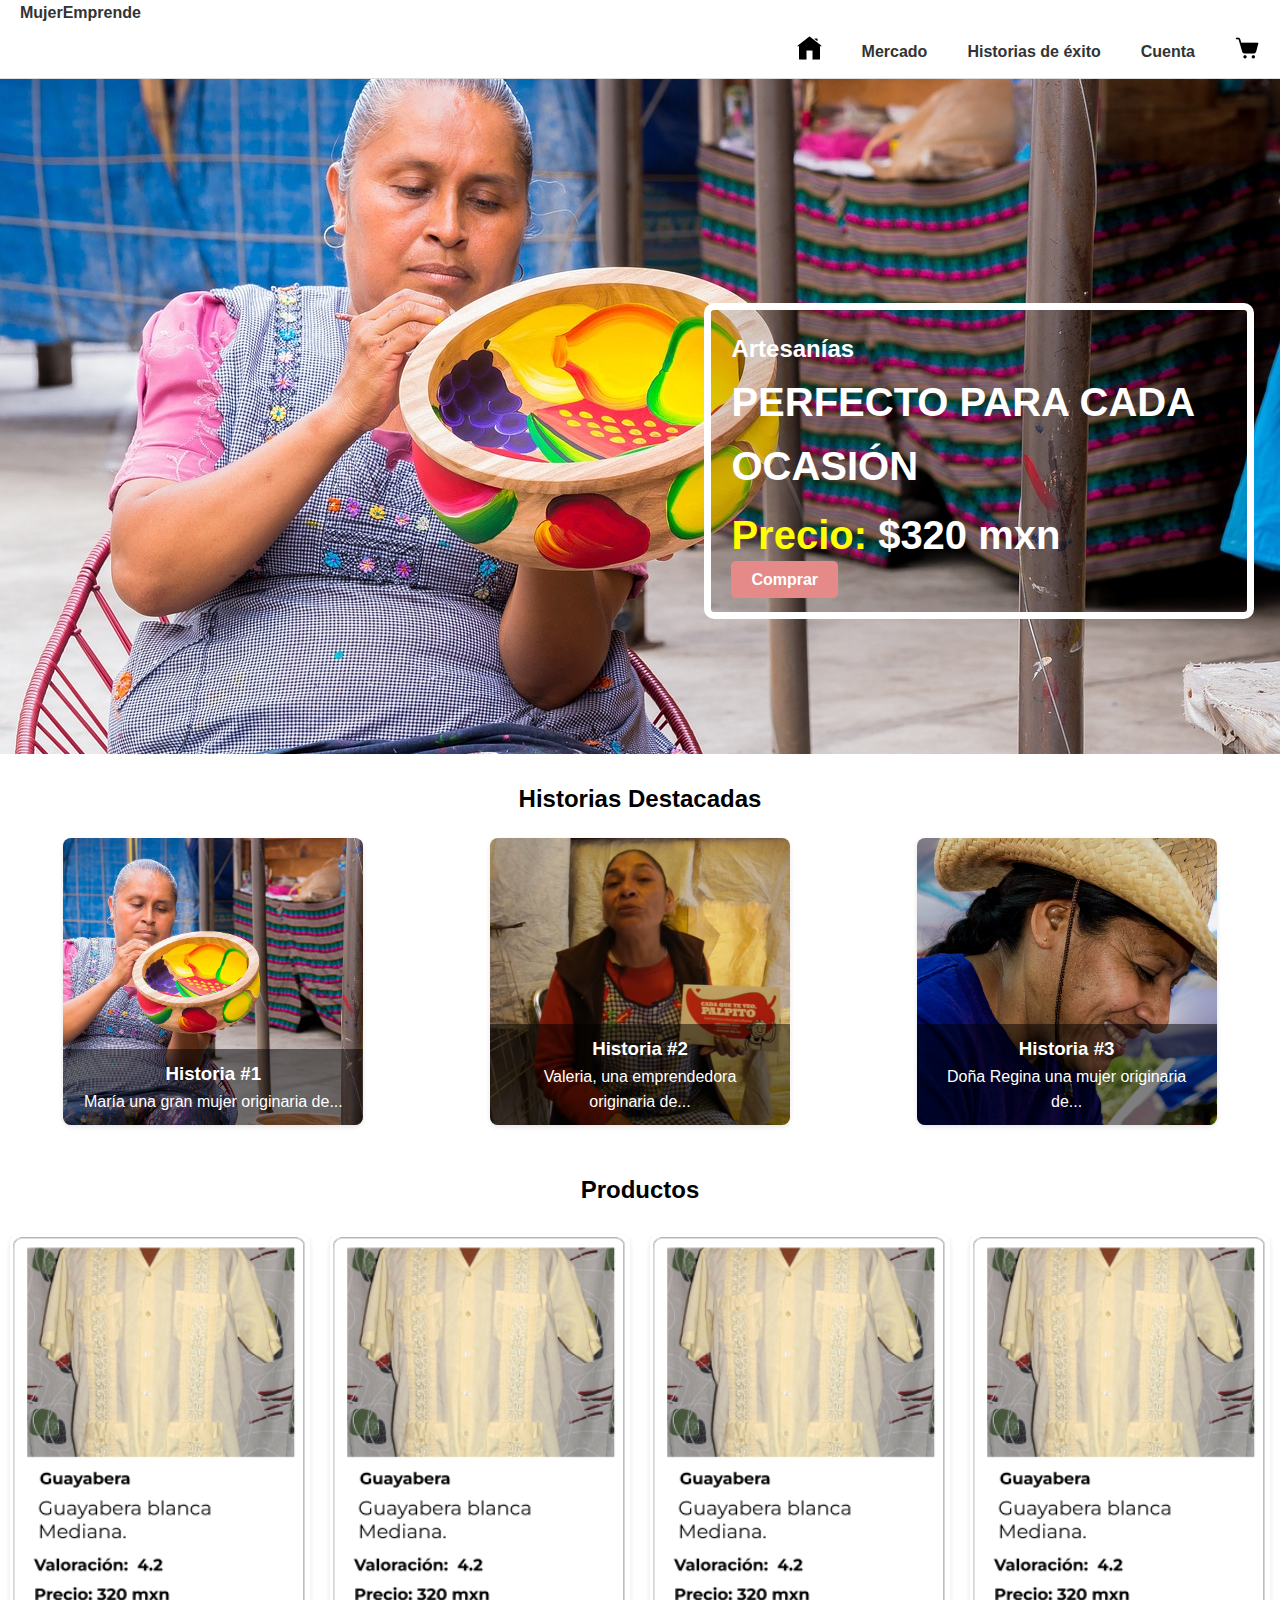
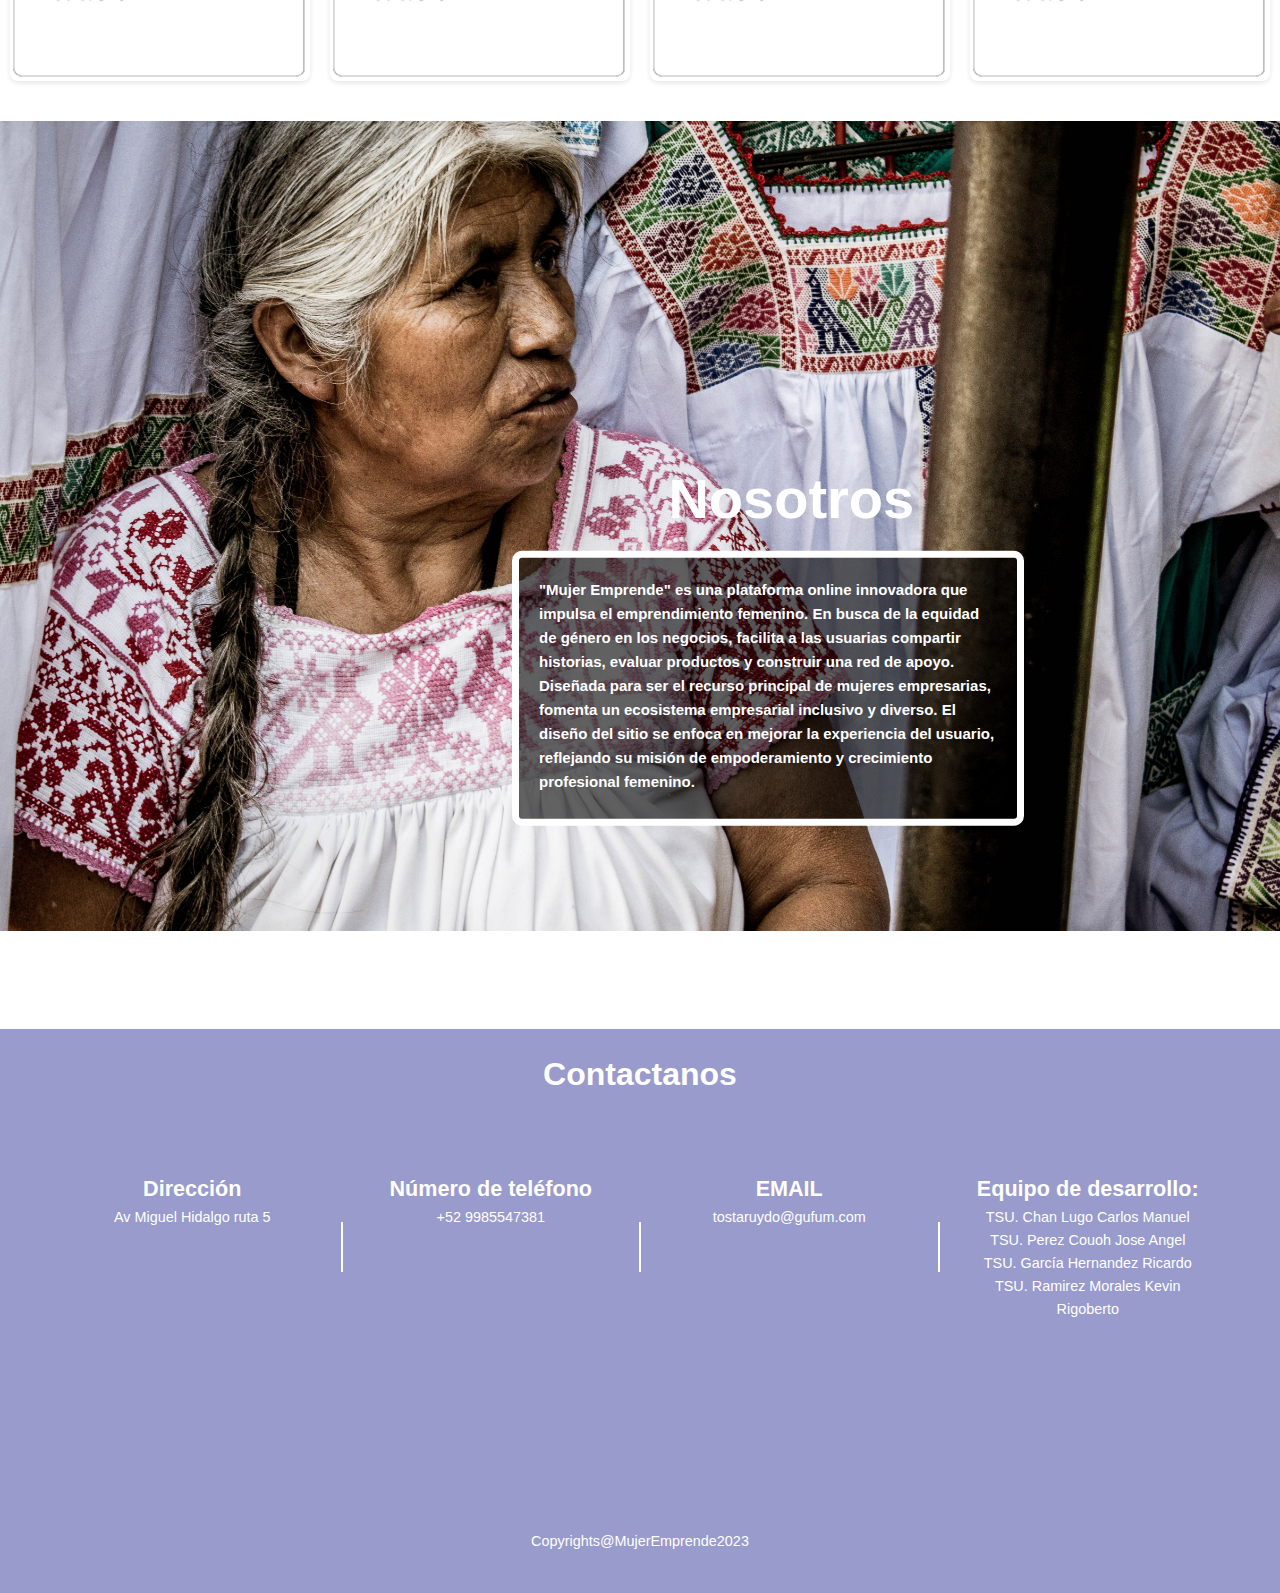
<file: index.html>
<!DOCTYPE html>
<html lang="en">

<head>
    <meta charset="UTF-8" />
    <meta http-equiv="X-UA-Compatible" content="IE=edge" />
    <meta name="viewport" content="width=device-width, initial-scale=1.0" />
    <link rel="stylesheet" href="css/Styles.css" />
    <link rel="stylesheet" href="css/main.css">
    <link rel="stylesheet" href="css/nosotros.css">
    <link rel="preconnect" href="https://fonts.googleapis.com" />
    <link rel="preconnect" href="https://fonts.gstatic.com" crossorigin />
    <link href="https://fonts.googleapis.com/css2?family=Holtwood+One+SC&display=swap" rel="stylesheet" />
    <title>Mujer Emprende</title>

</head>

<body>
    <header>
        <nav>
            <div class="logo">
                <a href="index.html">MujerEmprende</a>
            </div>
            <ul class="nav-list">
                <li><a href="index.html"><img src="./Assets/Icons/Icono_home.png" alt="Inicio" /></a></li>
                <li><a href="./Views/Public/Mercado.php">Mercado</a></li>
                <li><a href="./Views/Public/Historias_exito.php">Historias de éxito</a></li>
                <li><a href="./Views/Public/Cuenta.php">Cuenta</a></li>
                <li><a href="./Views/Public/Carrito.php"><img src="./Assets/Icons/Icono_carrito.png"
                            alt="Carrito" /></a></li>
            </ul>
        </nav>
    </header>



    <main>
        <section class="inicio">
            <div class="banner-container">
                <img src="./Assets/Img/mujer emprende/inicio.jpg" alt="Artesanías" class="banner-image">
                <div class="banner-text">
                    <h2>Artesanías</h2>
                    <p>PERFECTO PARA CADA OCASIÓN</p>
                    <div class="banner-price-action">
                        <span class="price"><span class="precio">Precio:</span> $320 mxn</span>
                        <br>
                        <a href="./Views/Public/Mercado.php" class="boton-comprar2">Comprar</a>
                    </div>
                </div>
            </div>
        </section>
<br>

        <section class="historias-unicas">
            <h2>Historias Destacadas</h2>
            <div class="card-container-unicas">
                <div class="card-historia-1">
                    <img src="./Assets/Img/mujer emprende/inicio.jpg" alt="Historia 1">
                    
                    <a href="./Views/Public/Historias_exito.php" class=""><div class="card-body-unico">
                        <h3>Historia #1</h3>
                        <p>María una gran mujer originaria de...</p>
                    </div></a>
                </div>
                <div class="card-historia-2">
                    <img src="./Assets/Img/mujer emprende/historias/tepito.png" alt="Historia 2">
                    
                    <a href="./Views/Public/Historias_exito.php" class=""><div class="card-body-unico">
                        <h3>Historia #2</h3>
                        <p>Valeria, una emprendedora originaria de...</p>
                    </div></a>
                </div>
                <div class="card-historia-3">
                    <img src="./Assets/Img/mujer emprende/historias/pexels-terry-agar-7119599.jpg" alt="Historia 3">
                    
                    <a href="./Views/Public/Historias_exito.php" class="">
                        <div class="card-body-unico">
                        <h3>Historia #3</h3>
                        <p>Doña Regina una mujer originaria de...</p>
                    </div>
                    </a>
                </div>
            </div>
        </section>

<br>
        <!-- productos  -->
        <section class="productos">
            <h2>Productos</h2>
            <br>
            <div class="card-container">
                <!-- Producto 1 -->
                <!-- Producto 1 -->
                <div class="card">
                    <div class="card-body"><a href="./Views/Public/Mercado.php" class="boton-comprar"><img
                                src="./Assets/Img/Producto_guayabera.png" alt="Guayabera" /> </a>
                        <!--  <h3>Guayabera</h3>
                        <p>Guayabera blanca Mediana. Valoración: 4.2</p>
                        <p>Precio: 320 mxn</p>
                        <a href="./Views/Public/Mercado.php" class="boton-comprar">Comprar</a> -->
                    </div>
                </div>
                <!-- Producto 2 -->
                <!-- Producto 1 -->
                <!-- Producto 1 -->
                <div class="card">
                    <div class="card-body"><a href="./Views/Public/Mercado.php" class="boton-comprar"><img
                                src="./Assets/Img/Producto_guayabera.png" alt="Guayabera" /> </a>
                        <!--  <h3>Guayabera</h3>
                    <p>Guayabera blanca Mediana. Valoración: 4.2</p>
                    <p>Precio: 320 mxn</p>
                    <a href="./Views/Public/Mercado.php" class="boton-comprar">Comprar</a> -->
                    </div>
                </div>

                <!-- Producto 1 -->
                <div class="card">
                    <div class="card-body"><a href="./Views/Public/Mercado.php" class="boton-comprar"><img
                                src="./Assets/Img/Producto_guayabera.png" alt="Guayabera" /> </a>
                        <!--  <h3>Guayabera</h3>
                        <p>Guayabera blanca Mediana. Valoración: 4.2</p>
                        <p>Precio: 320 mxn</p>
                        <a href="./Views/Public/Mercado.php" class="boton-comprar">Comprar</a> -->
                    </div>
                </div>

                <!-- Producto 1 -->
                <div class="card">
                    <div class="card-body"><a href="./Views/Public/Mercado.php" class="boton-comprar"><img
                                src="./Assets/Img/Producto_guayabera.png" alt="Guayabera" /> </a>
                        <!--  <h3>Guayabera</h3>
                        <p>Guayabera blanca Mediana. Valoración: 4.2</p>
                        <p>Precio: 320 mxn</p>
                        <a href="./Views/Public/Mercado.php" class="boton-comprar">Comprar</a> -->
                    </div>
                </div>

                <!-- Repetir estructura de 'div' con la clase 'card' para otros productos -->
            </div>
        </section>
        <!-- nosotros -->
        <section class="nosotros">
            <div class="nosotros-container">
                <img src="./Assets/Img/mujer emprende/portada.jpg" alt="Nosotros" class="nosotros-imagen" />
                <div class="nosotros-texto">
                    <h2>Nosotros</h2>
                    <p>"Mujer Emprende" es una plataforma online innovadora que impulsa el emprendimiento femenino. En
                        busca de la equidad de género en los negocios, facilita a las usuarias compartir historias,
                        evaluar productos y construir una red de apoyo. Diseñada para ser el recurso principal de
                        mujeres empresarias, fomenta un ecosistema empresarial inclusivo y diverso. El diseño del sitio
                        se enfoca en mejorar la experiencia del usuario, reflejando su misión de empoderamiento y
                        crecimiento profesional femenino.</p>
                </div>
            </div>
        </section>

    </main>
    <br style="height: 10%; margin: 0; padding: 0;"> <!-- Salto de línea de 1 pulgada -->
    <footer>
        <div class="footer-top">
            <h1>Contactanos</h1>
        </div>
        <div class="footer-content">
            <div class="footer-section">
                <h2>Dirección</h2>
                <p>Av Miguel Hidalgo ruta 5</p>
            </div>
            <!-- Asegúrate de que los "footer-divider" estén entre las secciones -->
            <div class="footer-divider"></div>
            <div class="footer-section">
                <h2>Número de teléfono</h2>
                <p>+52 9985547381</p>
            </div>
            <div class="footer-divider"></div>
            <div class="footer-section">
                <h2>EMAIL</h2>
                <p>tostaruydo@gufum.com</p>
            </div>
            <div class="footer-divider"></div>
            <div class="footer-section">
                <h2>Equipo de desarrollo:</h2>
                <p>TSU. Chan Lugo Carlos Manuel</p>
                <p>TSU. Perez Couoh Jose Angel</p>
                <p>TSU. García Hernandez Ricardo</p>
                <p>TSU. Ramirez Morales Kevin Rigoberto</p>
            </div>
        </div>
        <div class="footer-bottom">
            <a href="ruta-a-tu-pagina-de-condiciones.html" class="conditions-link">Copyrights@MujerEmprende2023</a>
        </div>
    </footer>




</body>

</html>
</file>
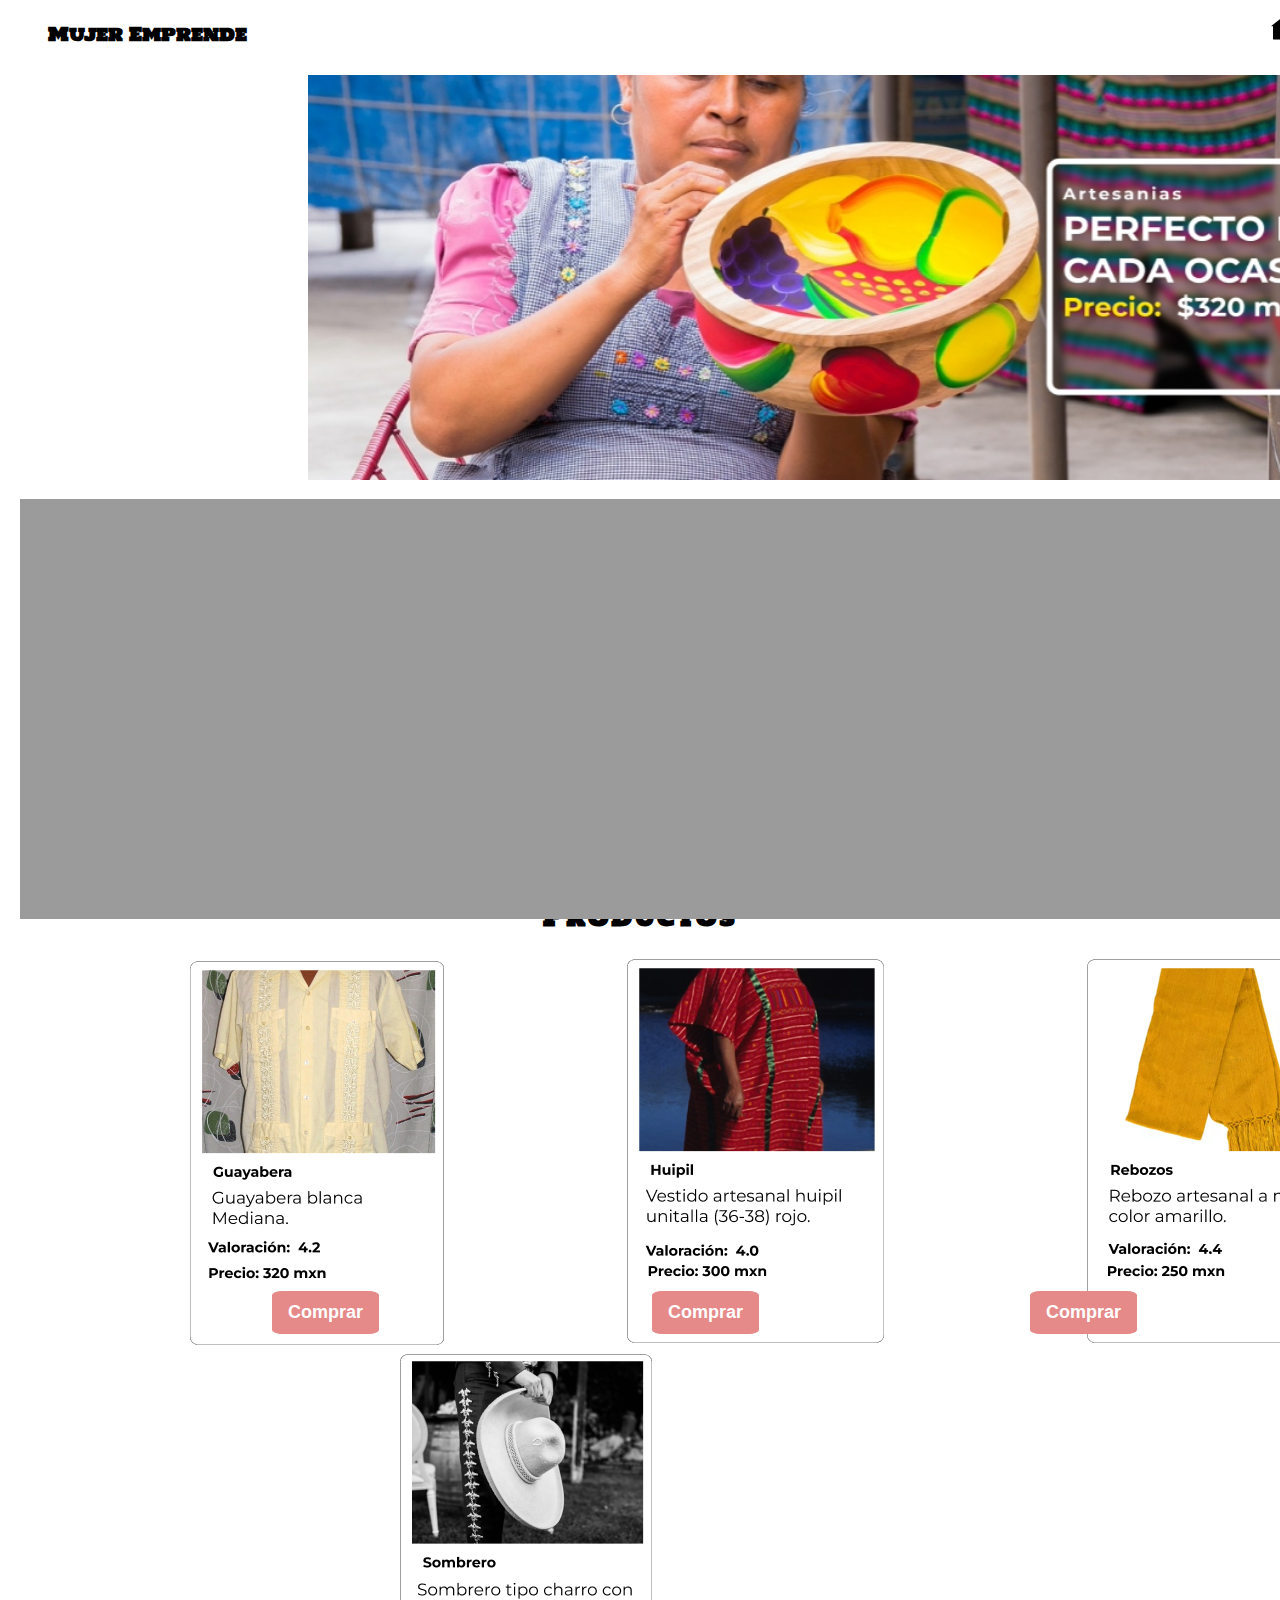
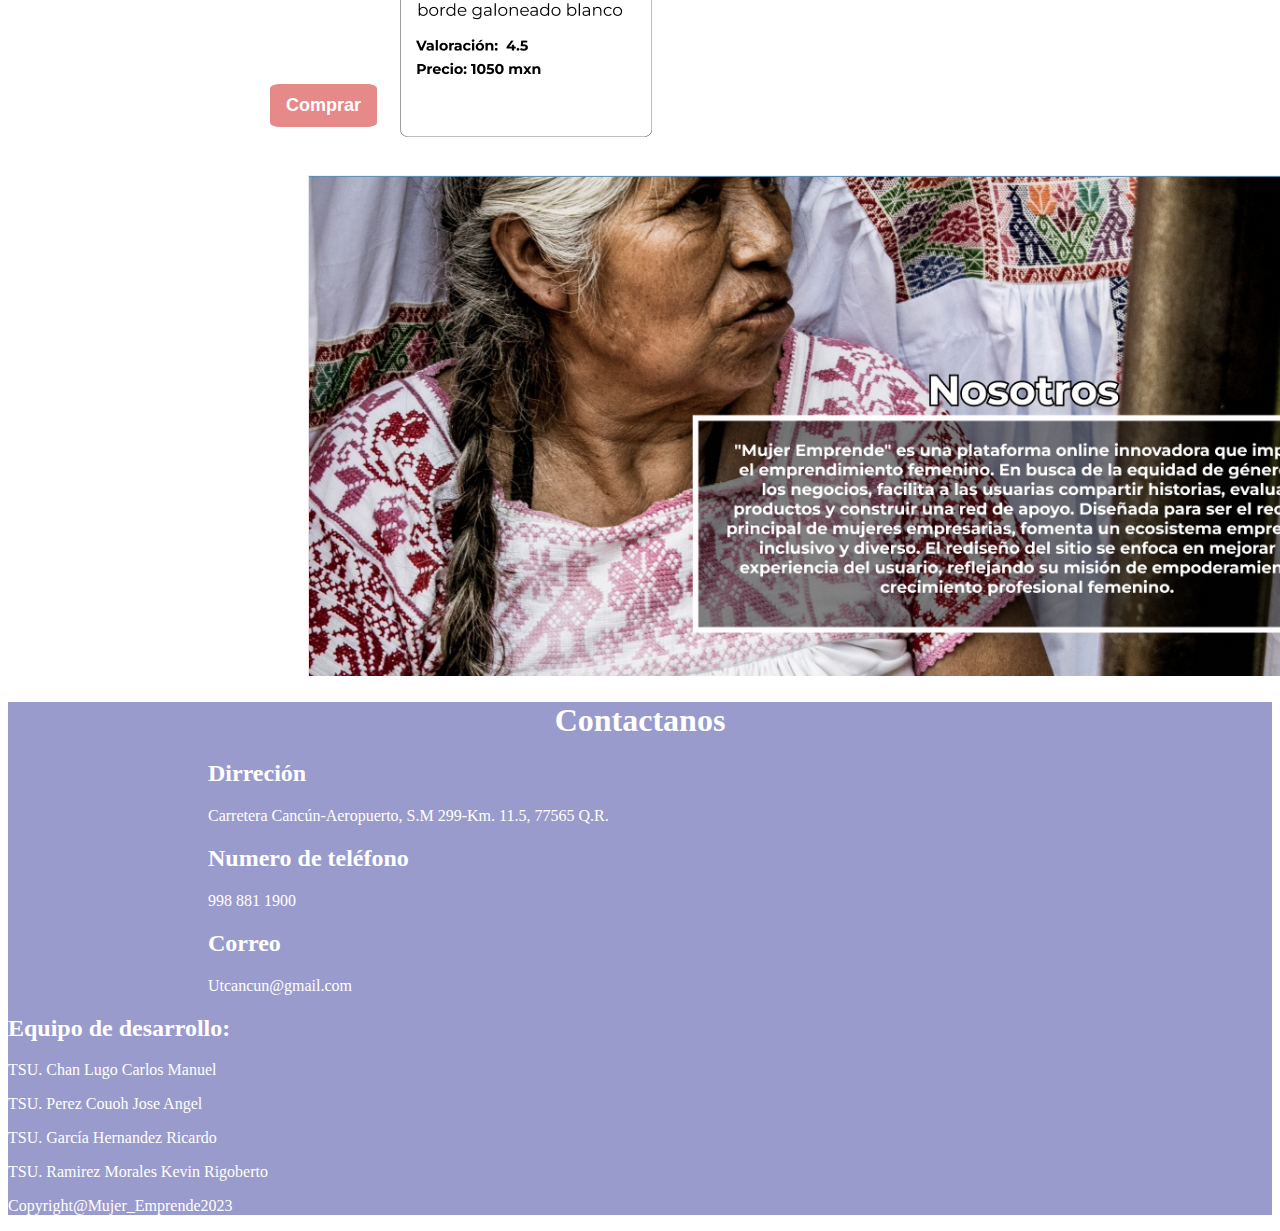
<file: Mujer_Emprende/index.html>
<!DOCTYPE html>
<html lang="en">
<head>
    <meta charset="UTF-8">
    <meta http-equiv="X-UA-Compatible" content="IE=edge">
    <meta name="viewport" content="width=device-width, initial-scale=1.0">
    <link rel="stylesheet" href="css/Styles.css">
    <link rel="preconnect" href="https://fonts.googleapis.com">
    <link rel="preconnect" href="https://fonts.gstatic.com" crossorigin>
    <link href="https://fonts.googleapis.com/css2?family=Holtwood+One+SC&display=swap" rel="stylesheet">
    
    <title>Mujer Emprende</title>
</head>
<body>
<!---------------------------------------- Navegación -------------------------------------------->
<header>
    <nav>
        <ul>
            <a style="font-family:'Holtwood One SC', serif; color: black;">Mujer Emprende</a>
            <a href="index.html"> <img src="./Assets/Icons/Icono_home.png" alt="Inicio" style="left: 1020px; position: relative;"> </a>
            <a href="./Views/Mercado.php" style="text-decoration: none; font-family: 'Montserrat', sans-serif; color: black; font-weight: bold; left: 1030px; position: relative;">Mercado</a>
            <a href="./Views/Historias_exito.php" style="text-decoration: none; font-family: 'Montserrat', sans-serif; color: black; font-weight: bold; left: 1040px; position: relative;"> Historias de éxito </a>
            <a href="./Views/Cuenta.php" style="text-decoration: none; font-family: 'Montserrat', sans-serif; color: black; font-weight: bold; left: 1050px; position: relative;">Cuenta</a>
            <a href="./Views/Carrito.php" > <img src="./Assets/Icons/Icono_carrito.png" alt="Carrito" style="left: 1060px; position: relative;"> </a>
        </ul>
    </nav>
</header>
<!--------------------------- Artesanias Perfecto para cada ocación ------------------------------>
<section>
    <img class="Fondo_inicio" src="./Assets/Img/Fondo_inicio.png" alt="Fondo_inicio">
    <img class="Fondo_gris" src="./Assets/Img/Fondo_gris.png" alt=Fondo_gris">
    <button class="Comprar_artesania" ><a style="font-family: 'Montserrat', sans-serif;" href="./Views/Mercado.php">Comprar</a></button>
</section>
<!---------------------------------------- Historias -------------------------------------------->
<section>
    <center> <h2 style="font-family:'Holtwood One SC', serif; letter-spacing: 2px;">Historias</h2></center>
    <img class="Historias" src="./Assets/Img/Historias_inicio.png" alt="Historias">
    <a style="font-family: 'Montserrat', sans-serif;" href="./Views/Historias_exito.php" class="Ver_mas">Ver mas...</a>
    <a style="font-family: 'Montserrat', sans-serif;" href="./Views/Historias_exito.php" class="Ver_mas_1">Ver mas...</a>
    <a style="font-family: 'Montserrat', sans-serif;" href="./Views/Historias_exito.php" class="Ver_mas_2">Ver mas...</a>
</section> 
<!---------------------------------------- Productos -------------------------------------------->
<section>
    <center> <h2 style="font-family:'Holtwood One SC', serif; letter-spacing:2px ;">Productos</h2></center>
    <img class="Estilo_guayabera" src="./Assets/Img/Producto_guayabera.png" alt="Guayabera">
    <button><a href="./Views/Mercado.php" style="font-family: 'Montserrat', sans-serif;">Comprar</a></button>
    <img class="Estilo_huipil"  src="./Assets/Img/Producto_huipil.png" alt="Huipil">
    <button><a href="./Views/Mercado.php" style="font-family: 'Montserrat', sans-serif;">Comprar</a></button>
    <img class="Estilo_rebozo"  src="./Assets/Img/Producto_rebozo.png" alt="Rebozo">
    <button><a href="./Views/Mercado.php" style="font-family: 'Montserrat', sans-serif;">Comprar</a></button>
    <img class="Estilo_sombrero" src="./Assets/Img/Producto_sombrero.png" alt="Sombrero">
    <button><a href="./Views/Mercado.php" style="font-family: 'Montserrat', sans-serif;">Comprar</a></button>
<!---------------------------------------- Nosotros --------------------------------------------->
</section>
    <div>
    <img class="Estilo_nosotros" src="./Assets/Img/Nosotros.png" alt="Nosotros">
    </div>
<!----------------------------------------- Footer ---------------------------------------------->
<footer >
    <div>
          <center><h1>Contactanos</h1></center>    
    </div>
        <h2 class="Estilo_dirrecion">Dirreción</h2>
        <p class="Estilo_dirrecion_p">Carretera Cancún-Aeropuerto, S.M 299-Km. 11.5, 77565 Q.R.</p>
        <h2 class="Estilo_numero_telefono">Numero de teléfono</h2>
        <p class="Estilo_numero_telefono_p">998 881 1900</p>
        <h2 class="Estilo_correo">Correo</h2>
        <p class="Estilo_correo_p">Utcancun@gmail.com</p>
        <h2>Equipo de desarrollo:</h2>
        <p>TSU. Chan Lugo Carlos Manuel</p>
        <p>TSU. Perez Couoh Jose Angel</p>
        <p>TSU. García Hernandez Ricardo</p>
        <p>TSU. Ramirez Morales Kevin Rigoberto</p>
    <p>Copyright@Mujer_Emprende2023</p> 
</footer>
</body>
</html>
</file>
<file: css/Styles.css>
/* Estilos base */
* {
    margin: 0;
    padding: 0;
    box-sizing: border-box;
}

body, html {
    font-family: 'Arial', sans-serif;
    font-size: 16px;
    line-height: 1.6;
}

/* Estilos de la barra de navegación */
nav {
    background-color: #ffffff;
    border-bottom: 1px solid #dddddd;
}

/* Estilos de la barra de navegación */
nav ul {
    list-style: none;
    display: flex;
    justify-content: flex-end; /* Alinear los elementos del menú a la izquierda */
    align-items: center;
    padding: 10px 0;
}

nav a {
    text-decoration: none;
    color: #333333;
    font-weight: bold;
    font-size: 1rem;
    margin: 0 20px;
}
/* Media queries para responsividad */
@media (max-width: 768px) {
    /* Resto de los estilos responsivos ... */
    .banner {
        width: auto;
        left: 10%;
        right: 10%;
    }
}

@media (max-width: 480px) {
    /* Resto de los estilos responsivos ... */
    .banner {
        position: static;
        transform: none;
        margin-top: 20px;
    }
}

/* Estilos de la sección 'inicio' */

/* 

*/
footer {
    background-color: #999BCC; /* Color de fondo del footer */
    color: white;
    padding: 20px 0;
    font-size: 0.9rem;
    text-align: center;
    margin-top: 1.9cm;
}

.footer-top h1 {
    font-size: 2rem; /* Tamaño del título 'Contactanos' */
    margin-bottom: 1.9cm; /* Espacio después del título */
}

.footer-content {
    display: flex;
    justify-content: space-around; /* Distribuye el espacio alrededor de los elementos */
    flex-wrap: wrap;
    padding: 0 5%; /* Padding horizontal para no pegarse a los bordes */
}

.footer-section {
    margin: 0 10px; /* Espacio horizontal para las secciones */
    flex: 1; /* Distribución equitativa del espacio */
    min-width: 140px; /* Mínimo ancho para las secciones */
}

.footer-divider {
    height: 50px; /* Altura de la línea divisoria */
    width: 2px;
    background-color: white; /* Color de la línea */
    margin: 0 20px; /* Espacio alrededor de las líneas */
    align-self: center; /* Alinea las líneas al centro verticalmente */
}

.footer-bottom {
    margin-top: 5cm; /* Espacio antes del copyright */
    padding: 20px 0;
}

.conditions-link {
    color: white;
    text-decoration: none;
    transition: color 0.3s;
}

.conditions-link:hover {
    color: #aaa; /* Cambio de color al pasar el ratón */
}

@media (max-width: 768px) {
    .footer-content {
        flex-direction: column;
    }

    .footer-divider {
        display: none; /* Oculta las líneas divisorias en pantallas pequeñas */
    }

    .footer-section {
        margin-bottom: 20px; /* Espacio debajo de cada sección para pantallas pequeñas */
    }

    .footer-bottom {
        margin-top: 2cm; /* Espacio reducido para pantallas pequeñas */
    }
}

@media (max-width: 480px) {
    .footer-top h1 {
        font-size: 1.5rem;
    }

    .footer-bottom {
        margin-top: 1cm; /* Espacio más reducido para pantallas muy pequeñas */
    }
}
</file>
<file: css/main.css>
/* Estilos de la sección 'inicio' */

.banner-container {
    height: 75vh; /* Ajusta la altura del contenedor del banner al 65% de la altura de la ventana */
    overflow: hidden; /* Esconde cualquier contenido que se desborde del contenedor */
    position: relative; /* Agrega esta línea */
}

.banner-image {
    width: 100%;
    height: 100%; /* Asegura que la imagen cubra todo el contenedor */
    object-fit: cover; /* Asegura que la imagen cubra todo el contenedor sin distorsionarse */
    display: block; /* Esto asegurará que la imagen se muestre correctamente */
}

.banner-text {
    position: absolute;
    right: 2%; /* Espacio desde el lado derecho */
    bottom: 20%; /* Espacio desde la parte inferior */
    color: white;
    text-align: left;
    background: rgba(0, 0, 0, 0.129); /* Fondo semi-transparente para el texto */
    padding: 20px;
    border-radius: 10px; /* Esquinas redondeadas */
    max-width: 550px; /* Ancho máximo del texto del banner */
    border: 7px solid white; /* Agrega un borde blanco alrededor del banner */
}

.banner-text h2 {
    margin-bottom: 0.1rem;
    font-size: 1.5rem; /* Aumenta el tamaño del título */
}

.banner-text p {
    margin-bottom: 1%;
    font-size: 2.5rem; /* Aumenta el tamaño del párrafo */
    width: 100%;
    font-weight: bold;
}

.price {
    text-align: left;
    font-size: 2.5rem; /* Aumenta el tamaño del precio */
    font-weight: bold;
}

/* Botón de Compra */
.boton-comprar2{
    display:inline;
    background-color: #E68989;
    color: #ffffff;
    text-align: left;
    padding: 10px 20px;
    border: none;
    border-radius: 5px;
    cursor: pointer;
    text-decoration: none;
    font-weight: bold;
}
.precio{
    color: yellow;
}
.productos{
    text-align: center;
    margin-bottom: 20px;
}
/* Estilos para la sección de historias */
/* Estilos para la sección de historias */
.historias h2 {
    text-align: center;
    margin-bottom: 20px;
}


.card-container {
    display: flex;
    justify-content: space-around;
    flex-wrap: wrap;
}

.card {
    width: 300px;
    margin-bottom: 20px;
    border: 1px solid #ffffff22;
    border-radius: 8px;
    overflow: hidden;
    box-shadow: 0 2px 5px rgba(0,0,0,0.1);
}

.card img {
    width: 100%;
    height: 50%;
    display: block;
}

.card-body {
    padding: 0px;
    text-align: center;
}


.boton-ver-mas {
    display: inline-block;
    margin-top: 0px;
    text-decoration: none;
    background-color: #000000a1;
    color: white;
    padding: 10px 20px;
    border-radius: 5px;
    font-weight: bold;
}
/* Media queries para responsividad */
@media (max-width: 768px) {
    .card-container {
        justify-content: center;
    }
    .card {
        width: 80%;
        margin-bottom: 20px;
    }
}

@media (max-width: 480px) {
    .card {
        width: 90%;
    }
}
.historias-unicas h2 {
  text-align: center;
  margin-bottom: 20px;
}

.card-container-unicas {
  display: flex;
  justify-content: space-around;
  flex-wrap: wrap;
}

.card-historia-1, .card-historia-2, .card-historia-3 {
  position: relative;
  width: 300px;
  margin-bottom: 20px;
  border-radius: 8px;
  overflow: hidden;
  box-shadow: 0 2px 5px rgba(0,0,0,0.1);
}

.card-historia-1 img, .card-historia-2 img, .card-historia-3 img {
  width: 100%;
  height: 100%;
  object-fit: cover;
}

.card-body-unico {
  position: absolute;
  bottom: 0;
  width: 100%;
  background-color: rgba(0, 0, 0, 0.5);
  color: white;
  padding: 10px 20px;
  text-align: center;
}

.boton-ver-mas-unico {
  position: absolute;
  right: 10px;
  bottom: 10px;
  background-color: #000;
  color: #fff;
  padding: 5px 10px;
  text-decoration: none;
  border-radius: 5px;
}
</file>
<file: css/nosotros.css>
.nosotros-container {
  position: relative;
  /* Para posicionar el texto sobre la imagen */
  height: 90vh;
  /* Establece la altura del contenedor */
  overflow: hidden;
  /* Oculta cualquier contenido que se desborde */
}

.nosotros-imagen {
  width: 100%;
  height: 100%;
  /* Asegura que la imagen se estire para cubrir el contenedor */
  object-fit: cover;
  /* Asegura que la imagen cubra el contenedor sin perder sus proporciones */
  display: block;
}

.nosotros-texto {
  position: absolute;
  top: 70%;
  /* Centra el contenido en la imagen */
  left: 60%;
  transform: translate(-50%, -50%);
  /* Alinea el contenido precisamente en el centro */
  color: white;
  max-width: 100%;
  /* Ajusta esto según la anchura deseada para el texto */
  background: rgba(0, 0, 0, 0.6);
  /* Fondo semi-transparente */
  padding: 20px;
  border-radius: 10px;
  /* Esquinas redondeadas para el fondo */
  text-align: left;

  /* Espacio desde la parte inferior */
  border: 7px solid white;
  /* Agrega un borde blanco alrededor del banner */
}
.nosotros p{
  margin-bottom: 1%;
  font-size: 15px; /* Aumenta el tamaño del párrafo */

  font-weight: bold;
}

.nosotros h2 {
  position: fixed;
  text-align: center;
  left: 30%;
  top: -40%;
  border: 10cm;
  margin-bottom: 0.1rem;
  font-size: 3.5rem; /* Aumenta el tamaño del título */
}
/* Asegúrate de agregar los media queries para hacer el texto más pequeño en pantallas más pequeñas si es necesario */
@media (max-width: 768px) {
  .nosotros-texto {
    padding: 10px;
    font-size: 0.8rem;
    /* Reduce el tamaño del texto en pantallas pequeñas */
  }
}

@media (max-width: 480px) {
  .nosotros-texto {
    padding: 5px;
    font-size: 0.7rem;
    /* Reduce aún más para pantallas muy pequeñas */
  }
}
</file>
<file: Mujer_Emprende/css/Styles.css>
/*-----------------------Diseño Inicio--------------------*/
.Fondo_inicio {
    height: 405px;
    width: 1200px;
    left: 200px;
    margin-top: 10px;
    margin-bottom: 15px;
    margin-left: 100px;
    margin-right: 5px;
    position: relative;
    z-index: 2;  /* Para que este delante de Fondo gris*/
}
.Fondo_gris{
    height: 420px;
    width: 1665px;
    left: 10px;
    position: absolute;
    margin-left: 10px;
    margin-right: 10px;
    right: 20px;
    z-index: 1;  /* Para que este detras de Fondo_inicio */
}
button {
    background-color: #E68989;
    border-radius: 10%; /* Para hacer el borde circular */
    border: 1px solid #E68989;
    padding: 10px 15px; /* Ajusta el relleno según tus preferencias */
    position: relative; /* Permite posicionar el botón de forma relativa */
    top: -30px; /* Ajusta la posición vertical según tus necesidades */
    margin-bottom: -30px; /* Compensa el espacio extra generado por el desplazamiento del botón */
    
}
a{
    text-decoration: none;
    color: white;
    font-size: 18px;
    font-weight: bold;
    position: relative;
}
.Comprar_artesania{
    right: 300px;
    z-index: 3;
    bottom: 100px;
    text-decoration: none;
}
.Ver_mas{
    right: 370px;
    bottom: 15px;
}
.Ver_mas_1{
    right: 150px;
    bottom: 15px;
}
.Ver_mas_2{
    left: 50px;
    bottom: 15px;
}
.Historias{
    left: 400px; 
    position: relative;
}
.Estilo_sombrero{
    position: relative;
    left: 390px;
    
}
.Estilo_rebozo{
    position: relative;
    left: 320px;
}
.Estilo_huipil{
    position: relative;
    left: 240px;
}
.Estilo_guayabera{
    position: relative;
    left: 180px;
}
.Estilo_nosotros{
    margin-top: 30px;
    width: 1050px;
    left: 300px;
    position: relative;
}
/* Estilos para el pie de página (footer) */
Footer {
    background-color: #999BCC;
}

/* Estilos para el elemento h2 dentro del pie de página */
Footer h2 {
    color: white;
}

/* Estilos para el elemento p dentro del pie de página */
Footer p {
    color: white;
}
Footer h1{
    color: white; 
}
.Estilo_dirrecion{
    position: relative;
    left: 200px;
}
.Estilo_dirrecion_p{
    position: relative;
    left: 200px;
}
.Estilo_numero_telefono{
    position: relative;
    left: 200px;
}
.Estilo_numero_telefono_p{
    position: relative;
    left: 200px;
}
.Estilo_correo{
    position: relative;
    left: 200px;
}
.Estilo_correo_p{
    position: relative;
    left: 200px;
}
/*-------------------------------------------------------------*/
/*---------------------------Diseño mercado---------------------------*/
.Fondo_mercado{
    position: relative;
    height: 405px;
    width: 1200px;
    left: 200px;
}
/*------------------Diseño Producto_detalles--------------------------*/
        /* Agrega estilos según tus preferencias */
        .product-card {
            border: 1px solid #000;
            border-radius: 10px;
            margin: 10px;
            padding: 10px;
            width: 300px;
            text-align: center;
            background-color: #fff;
        }

        .product-image {
            max-height: 200px;
            margin-bottom: 10px;
        }

        .buy-button {
            background-color: #E68989;
            color: white;
            border: none;
            padding: 5px 10px;
            border-radius: 5px;
            cursor: pointer;
        }

        .comment-box {
            border: 1px solid #000;
            border-radius: 10px;
            margin: 10px;
            padding: 10px;
            background-color: #fff;
        }
        .comments-section ul {
            list-style: none;
            padding: 0;
        }

        .comments-section .comment-card {
            margin-bottom: 20px;
            border: 1px solid #ccc;
            padding: 15px;
        }

        .comment-card-content {
            margin-bottom: 10px;
        }

        .comment-options {
            margin-top: 10px;
        }

        .like-button, .reply-button {
            margin-right: 10px;
        }
</file>
